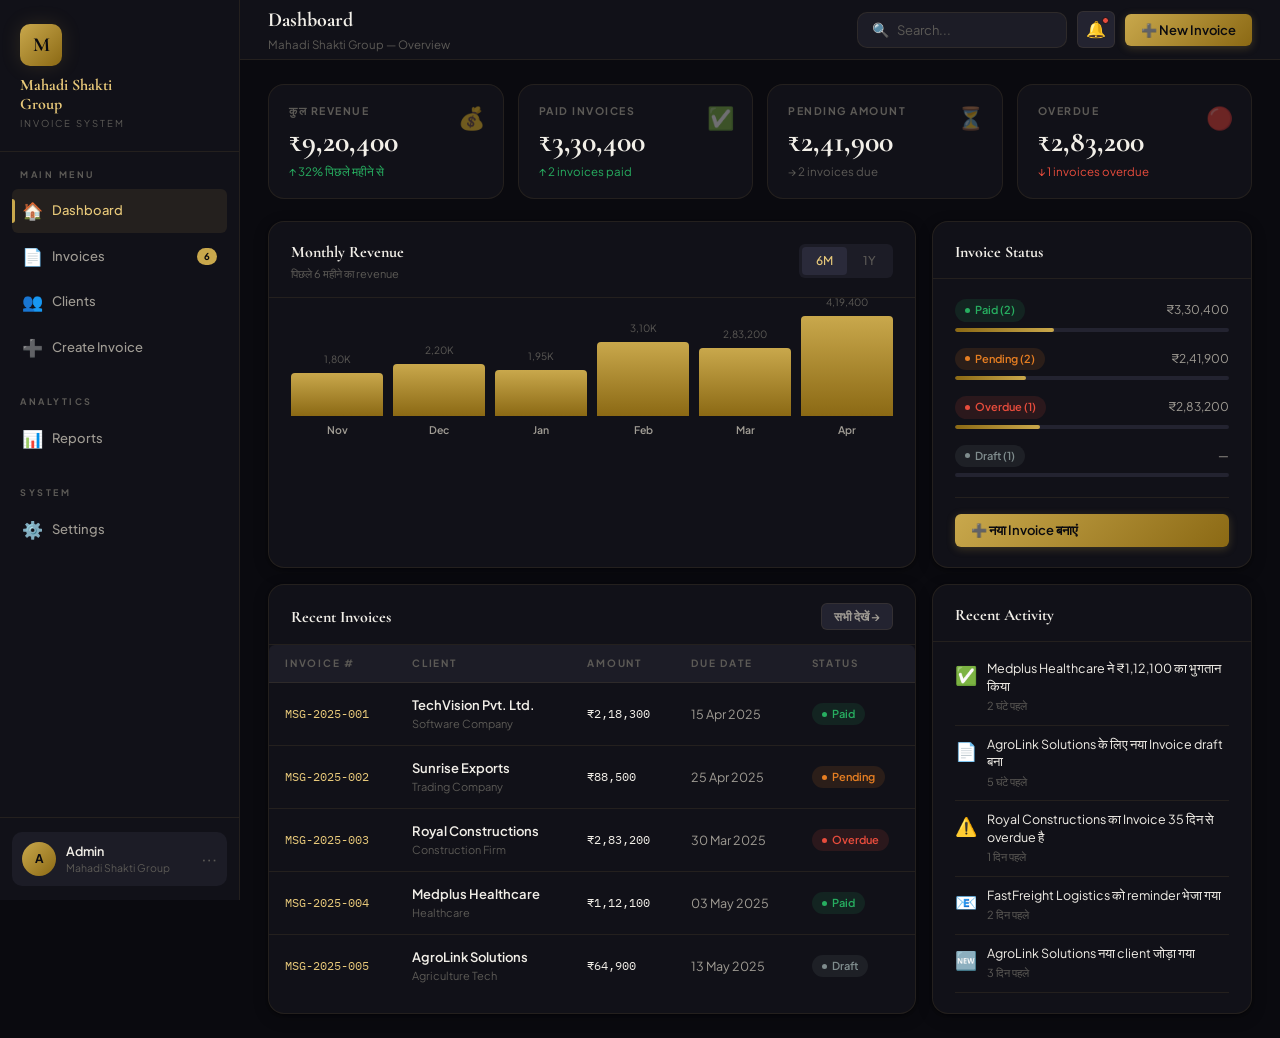
<file: index.html>
<!DOCTYPE html>
<html lang="hi">
<head>
  <meta charset="UTF-8" />
  <meta name="viewport" content="width=device-width, initial-scale=1.0" />
  <title>Mahadi Shakti Group — Invoice System</title>
  <link rel="stylesheet" href="styles.css" />
</head>
<body>

<div class="app-shell">

  <!-- ─── SIDEBAR ─── -->
  <aside class="sidebar">

    <div class="sidebar-logo">
      <div class="logo-mark">M</div>
      <div class="logo-name">Mahadi Shakti<br>Group</div>
      <div class="logo-tagline">Invoice System</div>
    </div>

    <nav>

      <div class="nav-section">
        <div class="nav-section-label">Main Menu</div>

        <div class="nav-item active" data-page="dashboard" onclick="App.navigate('dashboard')">
          <span class="nav-icon">🏠</span>
          <span class="nav-label">Dashboard</span>
        </div>

        <div class="nav-item" data-page="invoices" onclick="App.navigate('invoices')">
          <span class="nav-icon">📄</span>
          <span class="nav-label">Invoices</span>
          <span class="nav-badge">6</span>
        </div>

        <div class="nav-item" data-page="clients" onclick="App.navigate('clients')">
          <span class="nav-icon">👥</span>
          <span class="nav-label">Clients</span>
        </div>

        <div class="nav-item" data-page="create" onclick="App.navigate('create')">
          <span class="nav-icon">➕</span>
          <span class="nav-label">Create Invoice</span>
        </div>

      </div>

      <div class="nav-section">
        <div class="nav-section-label">Analytics</div>

        <div class="nav-item" data-page="reports" onclick="App.navigate('reports')">
          <span class="nav-icon">📊</span>
          <span class="nav-label">Reports</span>
        </div>

      </div>

      <div class="nav-section">
        <div class="nav-section-label">System</div>

        <div class="nav-item" data-page="settings" onclick="App.navigate('settings')">
          <span class="nav-icon">⚙️</span>
          <span class="nav-label">Settings</span>
        </div>

      </div>

    </nav>

    <div class="sidebar-footer">
      <div class="user-card">
        <div class="user-avatar">A</div>
        <div class="user-info">
          <div class="user-name">Admin</div>
          <div class="user-role">Mahadi Shakti Group</div>
        </div>
        <span style="font-size:16px;color:var(--text-muted);">⋯</span>
      </div>
    </div>

  </aside>

  <!-- ─── MAIN AREA ─── -->
  <main class="main-area">

    <!-- Topbar -->
    <header class="topbar">
      <div>
        <div class="page-title" id="topbar-title">Dashboard</div>
        <div class="page-subtitle" id="topbar-sub">Mahadi Shakti Group — Overview</div>
      </div>

      <div class="topbar-right">

        <div class="search-wrap">
          <span class="search-icon">🔍</span>
          <input type="text" placeholder="Search..." />
        </div>

        <button class="btn-icon notif-btn" title="Notifications">
          🔔
          <span class="notif-dot"></span>
        </button>

        <button class="btn btn-gold" onclick="App.navigate('create')">
          ➕ New Invoice
        </button>

      </div>
    </header>

    <!-- Page Content Host -->
    <div id="page-host"></div>

  </main>

</div>

<!-- ─── Scripts ─── -->
<script>
  const Pages = {};
</script>
<script src="src/dashboard.js"></script>
<script src="src/invoices.js"></script>
<script src="src/clients.js"></script>
<script src="src/create-invoice.js"></script>
<script src="src/reports.js"></script>
<script src="src/settings.js"></script>
<script src="src/app.js"></script>
<script>
  document.addEventListener('DOMContentLoaded', () => App.init());
</script>

</body>
</html>
</file>
<file: styles.css>
/* ============================================
   MAHADI SHAKTI GROUP — Invoice System
   Global Styles & Design System
   ============================================ */

@import url('https://fonts.googleapis.com/css2?family=Cormorant+Garamond:wght@400;600;700&family=Plus+Jakarta+Sans:wght@300;400;500;600;700&family=IBM+Plex+Mono:wght@400;500&display=swap');

/* ─── CSS Variables ─── */
:root {
  --gold-100: #FDF6E3;
  --gold-300: #E8C97A;
  --gold-500: #C9A84C;
  --gold-700: #8B6914;
  --gold-900: #4A3508;

  --dark-50:  #1A1A22;
  --dark-100: #111118;
  --dark-200: #0D0D13;
  --dark-300: #0A0A0F;

  --surface-1: #1C1C26;
  --surface-2: #232330;
  --surface-3: #2A2A3A;

  --border-subtle: rgba(201,168,76,0.10);
  --border-medium: rgba(201,168,76,0.20);
  --border-strong: rgba(201,168,76,0.40);

  --text-primary: #F2EFE8;
  --text-secondary: #A09C94;
  --text-muted: #5C5A56;

  --status-paid:    #27AE60;
  --status-pending: #E67E22;
  --status-overdue: #E74C3C;
  --status-draft:   #7F8C8D;

  --sidebar-width: 240px;
  --topbar-height: 60px;

  --radius-sm: 6px;
  --radius-md: 10px;
  --radius-lg: 16px;
  --radius-xl: 22px;

  --shadow-card: 0 1px 3px rgba(0,0,0,0.4), 0 4px 16px rgba(0,0,0,0.2);
  --shadow-gold: 0 0 20px rgba(201,168,76,0.15);
  --shadow-float: 0 8px 32px rgba(0,0,0,0.5);
}

/* ─── Reset ─── */
*, *::before, *::after {
  box-sizing: border-box;
  margin: 0;
  padding: 0;
}

html { scroll-behavior: smooth; }

body {
  font-family: 'Plus Jakarta Sans', sans-serif;
  background: var(--dark-300);
  color: var(--text-primary);
  min-height: 100vh;
  font-size: 14px;
  line-height: 1.5;
  -webkit-font-smoothing: antialiased;
}

/* ─── Layout Shell ─── */
.app-shell {
  display: flex;
  min-height: 100vh;
}

/* ─── Sidebar ─── */
.sidebar {
  width: var(--sidebar-width);
  min-height: 100vh;
  background: var(--dark-100);
  border-right: 1px solid var(--border-subtle);
  display: flex;
  flex-direction: column;
  position: fixed;
  top: 0;
  left: 0;
  z-index: 200;
  transition: transform 0.3s ease;
}

.sidebar-logo {
  padding: 24px 20px 20px;
  border-bottom: 1px solid var(--border-subtle);
}

.logo-mark {
  width: 42px;
  height: 42px;
  background: linear-gradient(135deg, var(--gold-500), var(--gold-700));
  border-radius: var(--radius-md);
  display: flex;
  align-items: center;
  justify-content: center;
  font-family: 'Cormorant Garamond', serif;
  font-size: 20px;
  font-weight: 700;
  color: var(--dark-300);
  box-shadow: var(--shadow-gold);
  margin-bottom: 10px;
}

.logo-name {
  font-family: 'Cormorant Garamond', serif;
  font-size: 16px;
  font-weight: 700;
  color: var(--gold-300);
  line-height: 1.2;
}

.logo-tagline {
  font-size: 9.5px;
  letter-spacing: 2px;
  text-transform: uppercase;
  color: var(--text-muted);
  margin-top: 2px;
}

/* ─── Nav ─── */
.nav-section {
  padding: 16px 12px 8px;
}

.nav-section-label {
  font-size: 9px;
  font-weight: 700;
  letter-spacing: 2.5px;
  text-transform: uppercase;
  color: var(--text-muted);
  padding: 0 8px 8px;
}

.nav-item {
  display: flex;
  align-items: center;
  gap: 10px;
  padding: 9px 10px;
  border-radius: var(--radius-sm);
  cursor: pointer;
  transition: all 0.15s;
  color: var(--text-secondary);
  font-size: 13px;
  font-weight: 500;
  position: relative;
  text-decoration: none;
  margin-bottom: 2px;
}

.nav-item:hover {
  background: var(--surface-1);
  color: var(--text-primary);
}

.nav-item.active {
  background: rgba(201,168,76,0.10);
  color: var(--gold-300);
}

.nav-item.active::before {
  content: '';
  position: absolute;
  left: 0;
  top: 50%;
  transform: translateY(-50%);
  width: 3px;
  height: 55%;
  background: var(--gold-500);
  border-radius: 0 3px 3px 0;
}

.nav-icon {
  font-size: 17px;
  flex-shrink: 0;
  width: 20px;
  text-align: center;
}

.nav-label { flex: 1; }

.nav-badge {
  background: var(--gold-500);
  color: var(--dark-300);
  font-size: 9.5px;
  font-weight: 700;
  padding: 1px 7px;
  border-radius: 20px;
  min-width: 20px;
  text-align: center;
}

.nav-badge.red {
  background: var(--status-overdue);
  color: #fff;
}

/* ─── Sidebar Footer ─── */
.sidebar-footer {
  margin-top: auto;
  padding: 14px 12px;
  border-top: 1px solid var(--border-subtle);
}

.user-card {
  display: flex;
  align-items: center;
  gap: 10px;
  padding: 10px;
  border-radius: var(--radius-md);
  background: var(--surface-1);
  cursor: pointer;
  transition: background 0.15s;
}

.user-card:hover { background: var(--surface-2); }

.user-avatar {
  width: 34px;
  height: 34px;
  border-radius: 50%;
  background: linear-gradient(135deg, var(--gold-500), var(--gold-700));
  display: flex;
  align-items: center;
  justify-content: center;
  font-size: 12px;
  font-weight: 700;
  color: var(--dark-300);
  flex-shrink: 0;
}

.user-info { flex: 1; min-width: 0; }

.user-name {
  font-size: 12.5px;
  font-weight: 600;
  color: var(--text-primary);
  white-space: nowrap;
  overflow: hidden;
  text-overflow: ellipsis;
}

.user-role {
  font-size: 10.5px;
  color: var(--text-muted);
}

/* ─── Main Area ─── */
.main-area {
  margin-left: var(--sidebar-width);
  flex: 1;
  display: flex;
  flex-direction: column;
  min-height: 100vh;
}

/* ─── Topbar ─── */
.topbar {
  height: var(--topbar-height);
  background: var(--dark-100);
  border-bottom: 1px solid var(--border-subtle);
  display: flex;
  align-items: center;
  justify-content: space-between;
  padding: 0 28px;
  position: sticky;
  top: 0;
  z-index: 100;
}

.page-title {
  font-family: 'Cormorant Garamond', serif;
  font-size: 20px;
  font-weight: 700;
  color: var(--text-primary);
}

.page-subtitle {
  font-size: 11.5px;
  color: var(--text-muted);
  margin-top: 1px;
}

.topbar-right {
  display: flex;
  align-items: center;
  gap: 10px;
}

/* ─── Search ─── */
.search-wrap {
  display: flex;
  align-items: center;
  gap: 8px;
  background: var(--surface-1);
  border: 1px solid var(--border-subtle);
  border-radius: var(--radius-md);
  padding: 0 14px;
  height: 36px;
  width: 210px;
  transition: border-color 0.2s;
}

.search-wrap:focus-within {
  border-color: var(--border-medium);
}

.search-wrap input {
  background: none;
  border: none;
  outline: none;
  color: var(--text-primary);
  font-size: 13px;
  font-family: 'Plus Jakarta Sans', sans-serif;
  width: 100%;
}

.search-wrap input::placeholder { color: var(--text-muted); }

.search-icon { color: var(--text-muted); font-size: 14px; }

/* ─── Buttons ─── */
.btn {
  display: inline-flex;
  align-items: center;
  gap: 6px;
  padding: 8px 16px;
  border-radius: var(--radius-sm);
  font-size: 13px;
  font-weight: 600;
  font-family: 'Plus Jakarta Sans', sans-serif;
  cursor: pointer;
  border: none;
  transition: all 0.15s;
  white-space: nowrap;
  text-decoration: none;
}

.btn-gold {
  background: linear-gradient(135deg, var(--gold-500), var(--gold-700));
  color: var(--dark-300);
  box-shadow: 0 2px 8px rgba(201,168,76,0.25);
}

.btn-gold:hover {
  transform: translateY(-1px);
  box-shadow: 0 4px 16px rgba(201,168,76,0.35);
}

.btn-ghost {
  background: var(--surface-2);
  color: var(--text-secondary);
  border: 1px solid var(--border-subtle);
}

.btn-ghost:hover {
  background: var(--surface-3);
  color: var(--text-primary);
  border-color: var(--border-medium);
}

.btn-sm {
  padding: 5px 12px;
  font-size: 12px;
}

.btn-icon {
  padding: 8px;
  background: var(--surface-2);
  border: 1px solid var(--border-subtle);
  color: var(--text-secondary);
  border-radius: var(--radius-sm);
  cursor: pointer;
  font-size: 16px;
  transition: all 0.15s;
  display: inline-flex;
  align-items: center;
  justify-content: center;
}

.btn-icon:hover {
  background: var(--surface-3);
  color: var(--text-primary);
  border-color: var(--border-medium);
}

/* ─── Page Content ─── */
.page-content {
  padding: 24px 28px;
  flex: 1;
}

/* ─── Cards ─── */
.card {
  background: var(--dark-100);
  border: 1px solid var(--border-subtle);
  border-radius: var(--radius-lg);
  box-shadow: var(--shadow-card);
}

.card-header {
  padding: 18px 22px 14px;
  border-bottom: 1px solid var(--border-subtle);
  display: flex;
  align-items: center;
  justify-content: space-between;
}

.card-title {
  font-family: 'Cormorant Garamond', serif;
  font-size: 16px;
  font-weight: 700;
  color: var(--text-primary);
}

.card-body { padding: 20px 22px; }

/* ─── Stat Cards ─── */
.stat-grid {
  display: grid;
  grid-template-columns: repeat(4, 1fr);
  gap: 14px;
  margin-bottom: 22px;
}

.stat-card {
  background: var(--dark-100);
  border: 1px solid var(--border-subtle);
  border-radius: var(--radius-lg);
  padding: 18px 20px;
  position: relative;
  overflow: hidden;
  transition: border-color 0.2s, transform 0.2s;
}

.stat-card:hover {
  border-color: var(--border-medium);
  transform: translateY(-2px);
}

.stat-card-icon {
  position: absolute;
  top: 16px;
  right: 18px;
  font-size: 22px;
  opacity: 0.4;
}

.stat-card-label {
  font-size: 10.5px;
  font-weight: 700;
  letter-spacing: 1.5px;
  text-transform: uppercase;
  color: var(--text-muted);
  margin-bottom: 8px;
}

.stat-card-value {
  font-family: 'Cormorant Garamond', serif;
  font-size: 30px;
  font-weight: 700;
  color: var(--text-primary);
  line-height: 1;
  margin-bottom: 6px;
}

.stat-card-change {
  font-size: 11.5px;
  display: flex;
  align-items: center;
  gap: 4px;
}

.change-up   { color: var(--status-paid); }
.change-down { color: var(--status-overdue); }
.change-flat { color: var(--text-muted); }

/* ─── Table ─── */
.table-wrap {
  overflow-x: auto;
}

table {
  width: 100%;
  border-collapse: collapse;
}

thead th {
  padding: 11px 16px;
  text-align: left;
  font-size: 10px;
  font-weight: 700;
  letter-spacing: 1.8px;
  text-transform: uppercase;
  color: var(--text-muted);
  background: var(--surface-1);
  border-bottom: 1px solid var(--border-subtle);
  white-space: nowrap;
}

thead th:first-child { border-radius: var(--radius-sm) 0 0 0; }
thead th:last-child  { border-radius: 0 var(--radius-sm) 0 0; }

tbody tr {
  border-bottom: 1px solid var(--border-subtle);
  transition: background 0.12s;
  cursor: pointer;
}

tbody tr:last-child { border-bottom: none; }
tbody tr:hover { background: rgba(201,168,76,0.035); }

tbody td {
  padding: 13px 16px;
  font-size: 13px;
  vertical-align: middle;
}

/* ─── Badges / Status ─── */
.badge {
  display: inline-flex;
  align-items: center;
  gap: 5px;
  padding: 3px 10px;
  border-radius: 20px;
  font-size: 11px;
  font-weight: 600;
  white-space: nowrap;
}

.badge-dot {
  width: 5px;
  height: 5px;
  border-radius: 50%;
  background: currentColor;
}

.badge-paid    { background: rgba(39,174,96,0.12);  color: var(--status-paid); }
.badge-pending { background: rgba(230,126,34,0.12); color: var(--status-pending); }
.badge-overdue { background: rgba(231,76,60,0.12);  color: var(--status-overdue); }
.badge-draft   { background: rgba(127,140,141,0.12);color: var(--status-draft); }

/* ─── Mono text ─── */
.mono {
  font-family: 'IBM Plex Mono', monospace;
  font-size: 12px;
}

.text-gold { color: var(--gold-300); }

/* ─── Divider ─── */
.divider {
  border: none;
  border-top: 1px solid var(--border-subtle);
  margin: 0;
}

/* ─── Form Elements ─── */
.form-group {
  margin-bottom: 18px;
}

.form-label {
  display: block;
  font-size: 11.5px;
  font-weight: 600;
  color: var(--text-secondary);
  margin-bottom: 6px;
  letter-spacing: 0.3px;
}

.form-input,
.form-select,
.form-textarea {
  width: 100%;
  background: var(--surface-1);
  border: 1px solid var(--border-subtle);
  border-radius: var(--radius-sm);
  padding: 9px 13px;
  color: var(--text-primary);
  font-size: 13.5px;
  font-family: 'Plus Jakarta Sans', sans-serif;
  outline: none;
  transition: border-color 0.2s;
}

.form-input:focus,
.form-select:focus,
.form-textarea:focus {
  border-color: var(--gold-500);
}

.form-input::placeholder { color: var(--text-muted); }

.form-select {
  cursor: pointer;
  appearance: none;
  background-image: url("data:image/svg+xml,%3Csvg xmlns='http://www.w3.org/2000/svg' width='12' height='12' viewBox='0 0 24 24' fill='none' stroke='%235C5A56' stroke-width='2'%3E%3Cpath d='M6 9l6 6 6-6'/%3E%3C/svg%3E");
  background-repeat: no-repeat;
  background-position: right 12px center;
  padding-right: 36px;
}

.form-textarea {
  resize: vertical;
  min-height: 80px;
}

.form-row {
  display: grid;
  gap: 16px;
}

.form-row.cols-2 { grid-template-columns: 1fr 1fr; }
.form-row.cols-3 { grid-template-columns: 1fr 1fr 1fr; }

/* ─── Notification dot ─── */
.notif-btn {
  position: relative;
}

.notif-dot {
  position: absolute;
  top: 5px;
  right: 5px;
  width: 7px;
  height: 7px;
  background: var(--status-overdue);
  border-radius: 50%;
  border: 1.5px solid var(--dark-100);
}

/* ─── Scrollbar ─── */
::-webkit-scrollbar { width: 5px; height: 5px; }
::-webkit-scrollbar-track { background: transparent; }
::-webkit-scrollbar-thumb {
  background: var(--surface-3);
  border-radius: 10px;
}
::-webkit-scrollbar-thumb:hover {
  background: var(--border-medium);
}

/* ─── Page fade-in ─── */
@keyframes pageIn {
  from { opacity: 0; transform: translateY(8px); }
  to   { opacity: 1; transform: translateY(0); }
}

.page-content {
  animation: pageIn 0.25s ease;
}

/* ─── Empty State ─── */
.empty-state {
  display: flex;
  flex-direction: column;
  align-items: center;
  justify-content: center;
  padding: 60px 20px;
  color: var(--text-muted);
  text-align: center;
}

.empty-icon { font-size: 40px; margin-bottom: 12px; opacity: 0.5; }
.empty-title { font-size: 15px; font-weight: 600; color: var(--text-secondary); }
.empty-desc  { font-size: 12.5px; margin-top: 4px; }

/* ─── Filter Tabs ─── */
.filter-tabs {
  display: flex;
  background: var(--surface-1);
  border-radius: var(--radius-sm);
  padding: 3px;
  gap: 2px;
}

.filter-tab {
  padding: 5px 14px;
  border-radius: 4px;
  font-size: 12px;
  font-weight: 500;
  cursor: pointer;
  color: var(--text-muted);
  transition: all 0.15s;
}

.filter-tab.active {
  background: var(--surface-3);
  color: var(--gold-300);
}

/* ─── Progress bar ─── */
.progress-bar {
  height: 4px;
  background: var(--surface-2);
  border-radius: 2px;
  overflow: hidden;
}

.progress-fill {
  height: 100%;
  background: linear-gradient(90deg, var(--gold-700), var(--gold-500));
  border-radius: 2px;
  transition: width 0.5s ease;
}

/* ─── Tooltip ─── */
[data-tooltip] {
  position: relative;
}

[data-tooltip]:hover::after {
  content: attr(data-tooltip);
  position: absolute;
  bottom: calc(100% + 6px);
  left: 50%;
  transform: translateX(-50%);
  background: var(--surface-3);
  color: var(--text-primary);
  padding: 4px 10px;
  border-radius: var(--radius-sm);
  font-size: 11px;
  white-space: nowrap;
  pointer-events: none;
  z-index: 999;
  border: 1px solid var(--border-subtle);
}

/* ─── Modal ─── */
.modal-overlay {
  position: fixed;
  inset: 0;
  background: rgba(0,0,0,0.6);
  backdrop-filter: blur(4px);
  display: flex;
  align-items: center;
  justify-content: center;
  z-index: 500;
  opacity: 0;
  pointer-events: none;
  transition: opacity 0.2s;
}

.modal-overlay.open {
  opacity: 1;
  pointer-events: all;
}

.modal {
  background: var(--dark-100);
  border: 1px solid var(--border-medium);
  border-radius: var(--radius-xl);
  width: 90%;
  max-width: 560px;
  box-shadow: var(--shadow-float);
  transform: translateY(16px);
  transition: transform 0.25s;
}

.modal-overlay.open .modal {
  transform: translateY(0);
}

.modal-header {
  padding: 20px 24px 16px;
  border-bottom: 1px solid var(--border-subtle);
  display: flex;
  align-items: center;
  justify-content: space-between;
}

.modal-title {
  font-family: 'Cormorant Garamond', serif;
  font-size: 18px;
  font-weight: 700;
}

.modal-close {
  background: none;
  border: none;
  color: var(--text-muted);
  font-size: 20px;
  cursor: pointer;
  transition: color 0.15s;
}

.modal-close:hover { color: var(--text-primary); }

.modal-body   { padding: 20px 24px; }
.modal-footer {
  padding: 14px 24px 20px;
  display: flex;
  gap: 10px;
  justify-content: flex-end;
}

/* ─── Responsive ─── */
@media (max-width: 1024px) {
  .stat-grid { grid-template-columns: repeat(2, 1fr); }
}

@media (max-width: 768px) {
  .sidebar { transform: translateX(-100%); }
  .sidebar.open { transform: translateX(0); }
  .main-area { margin-left: 0; }
  .stat-grid { grid-template-columns: 1fr 1fr; }
  .page-content { padding: 16px; }
}
</file>
